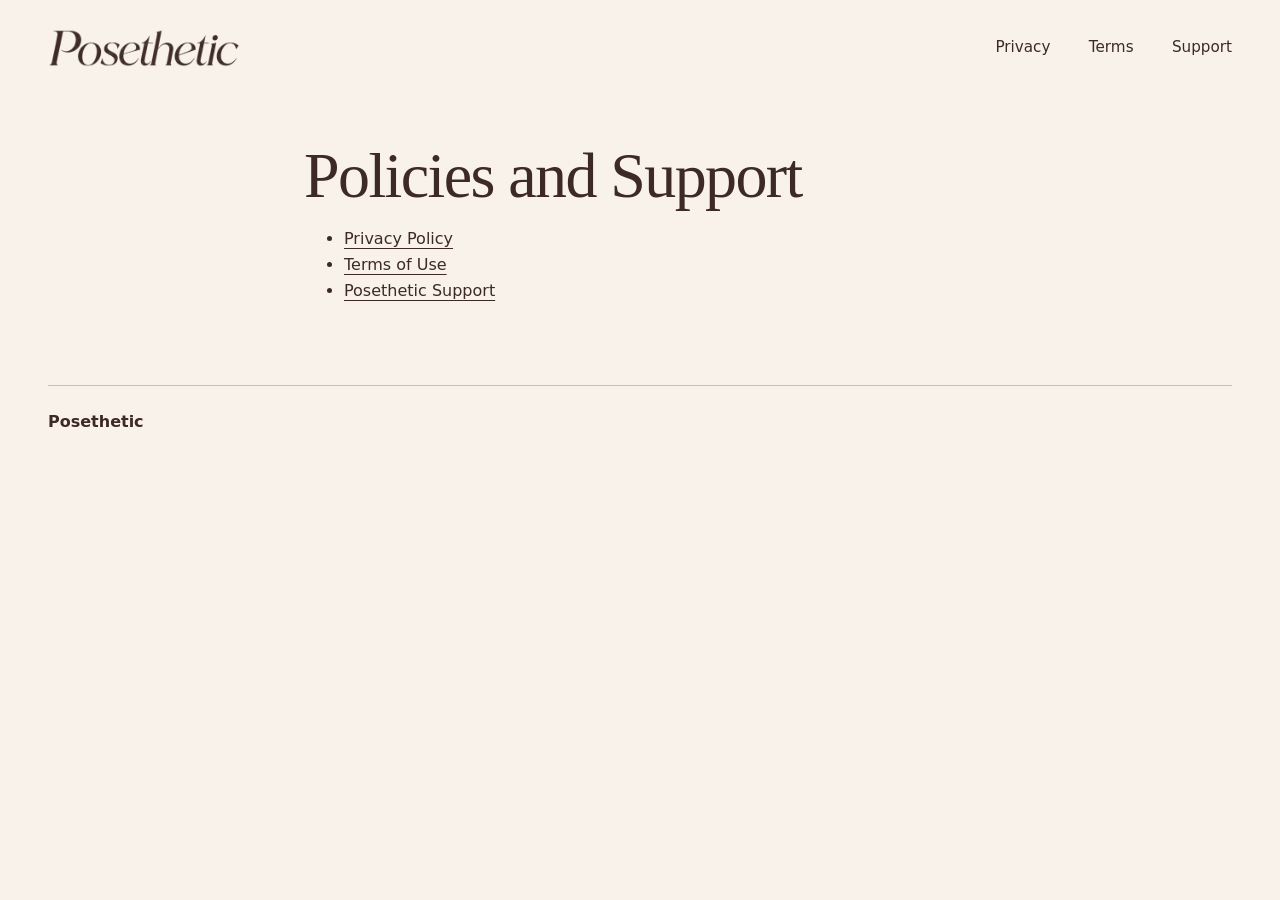
<file: index.html>
<!doctype html>
<html lang="en">
<head>
  <meta charset="utf-8">
  <meta name="viewport" content="width=device-width, initial-scale=1">
  <meta name="description" content="Privacy, terms and support for the Posethetic iPhone app.">
  <title>Policies and Support · Posethetic</title>
  <link rel="stylesheet" href="styles.css">
  <link rel="icon" href="assets/AppIcon.png" type="image/png">
</head>
<body>
  <a class="skip" href="#main">Skip to content</a>
  <header class="shell masthead">
    <a class="mark" href="index.html" aria-label="Posethetic home" aria-current="page">
      <picture><source media="(prefers-color-scheme: dark)" srcset="assets/BrandWordMarkDark.png"><img src="assets/BrandWordMark.png" alt="Posethetic" width="1800" height="353"></picture>
    </a>
    <nav class="menu" aria-label="Main"><a href="privacy.html">Privacy</a><a href="terms.html">Terms</a><a href="support.html">Support</a></nav>
  </header>
  <main class="document" id="main">
    <h1>Policies and Support</h1>
    <ul>
      <li><a href="privacy.html">Privacy Policy</a></li>
      <li><a href="terms.html">Terms of Use</a></li>
      <li><a href="support.html">Posethetic Support</a></li>
    </ul>
  </main>
  <footer class="shell footer"><p>Posethetic</p></footer>
</body>
</html>
</file>
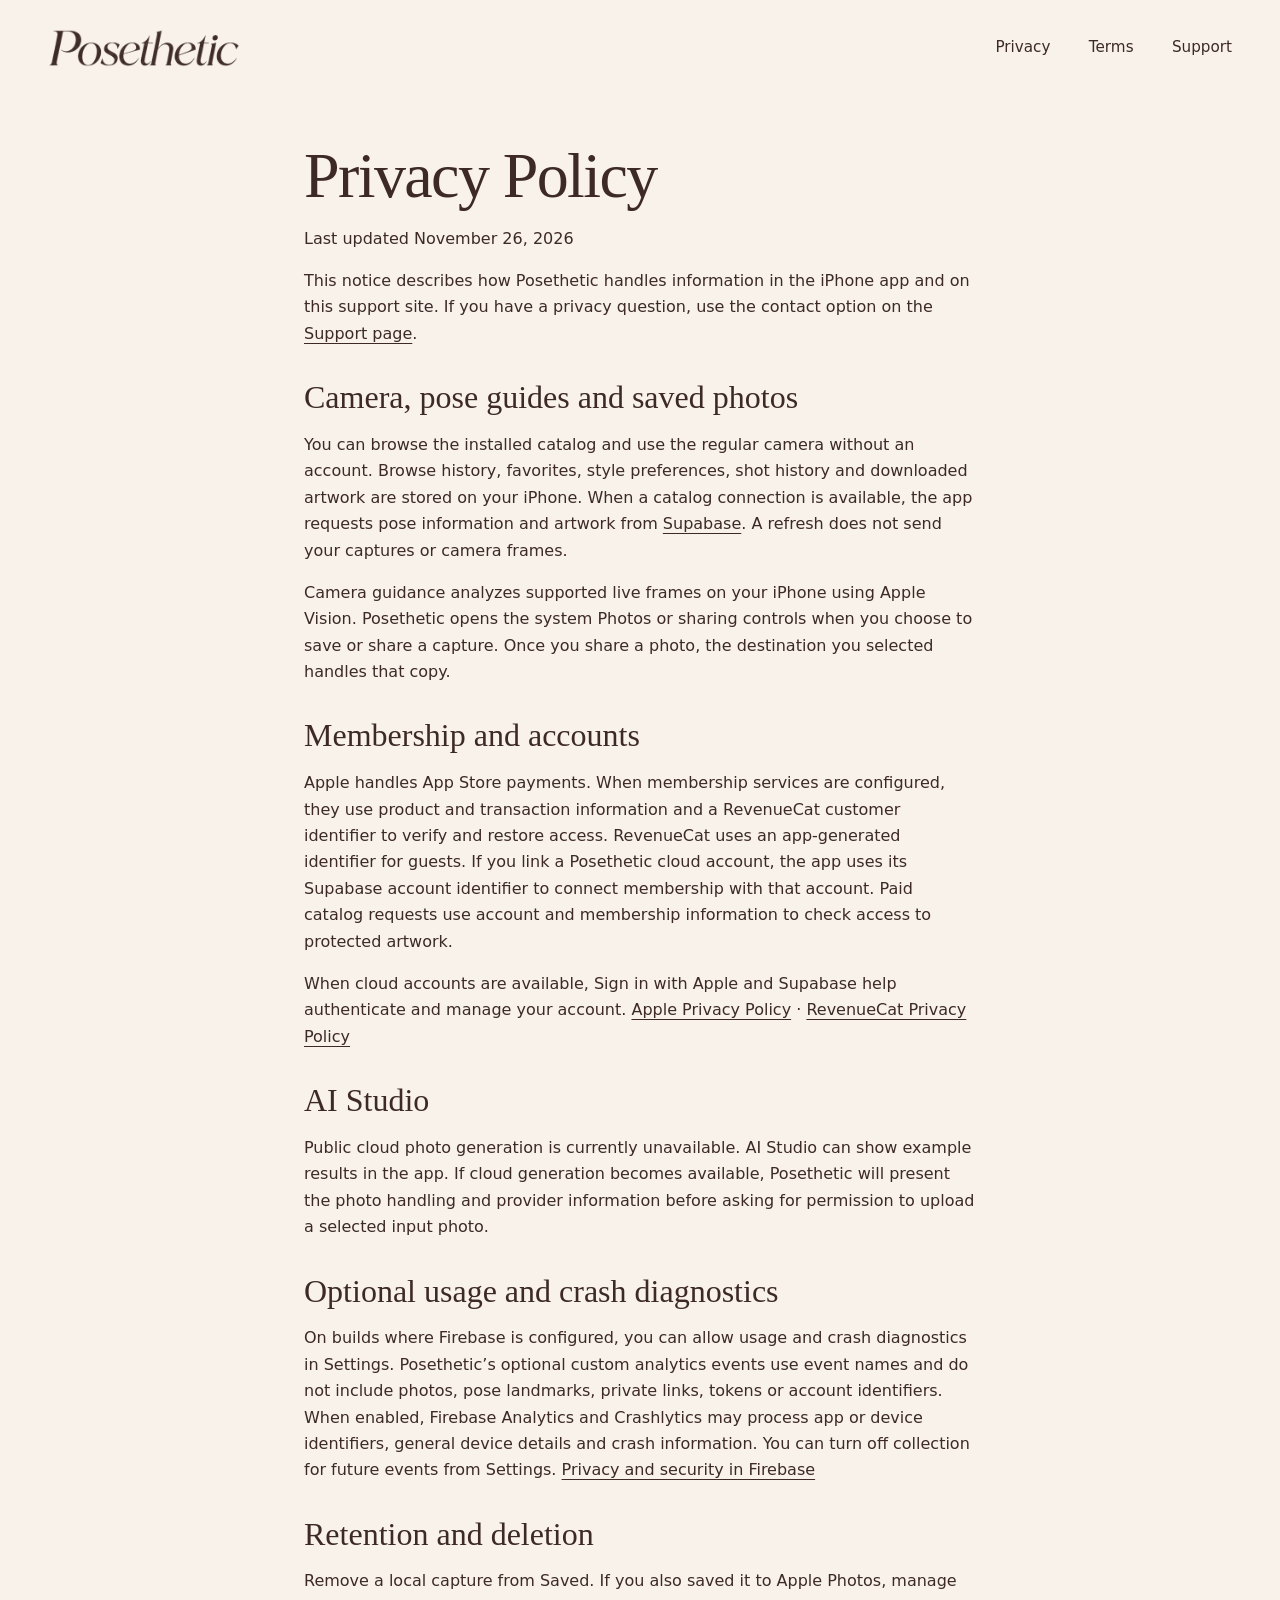
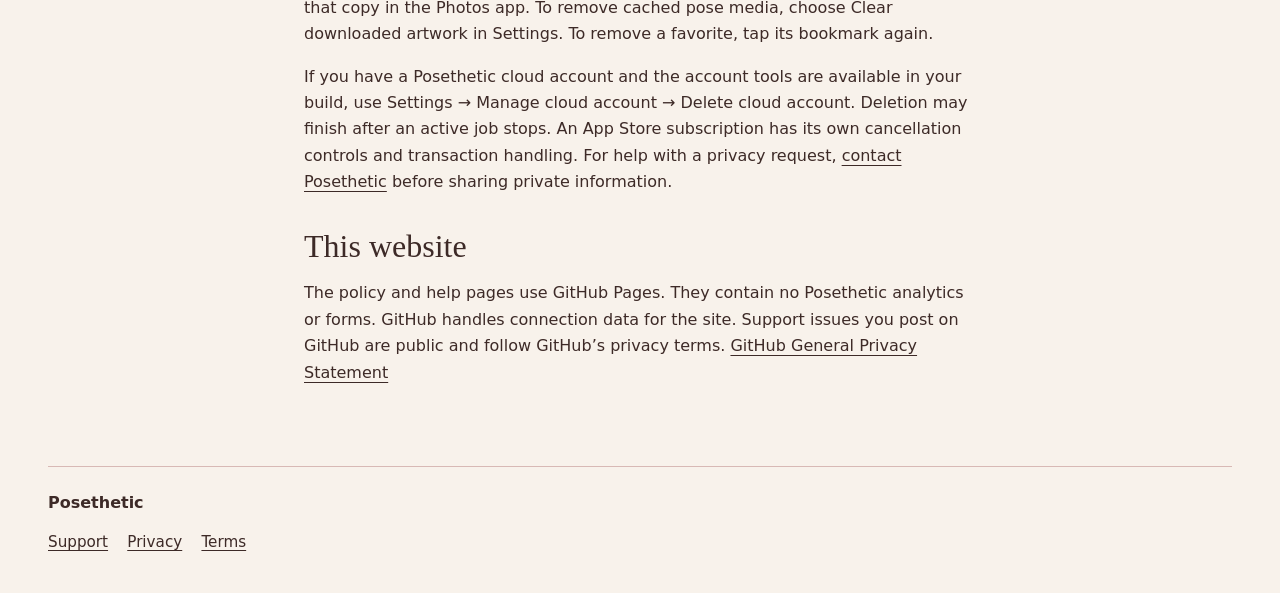
<file: privacy.html>
<!doctype html>
<html lang="en">
<head>
  <meta charset="utf-8">
  <meta name="viewport" content="width=device-width, initial-scale=1">
  <meta name="description" content="How Posethetic handles camera, photo, catalog and purchase data, and the choices available to you.">
  <title>Privacy Policy · Posethetic</title>
  <link rel="stylesheet" href="styles.css">
  <link rel="icon" href="assets/AppIcon.png" type="image/png">
</head>
<body>
  <a class="skip" href="#main">Skip to content</a>
  <header class="shell masthead">
    <a class="mark" href="index.html" aria-label="Posethetic home">
      <picture><source media="(prefers-color-scheme: dark)" srcset="assets/BrandWordMarkDark.png"><img src="assets/BrandWordMark.png" alt="Posethetic" width="1800" height="353"></picture>
    </a>
    <nav class="menu" aria-label="Main"><a href="privacy.html" aria-current="page">Privacy</a><a href="terms.html">Terms</a><a href="support.html">Support</a></nav>
  </header>
  <main class="document" id="main">
    <h1>Privacy Policy</h1>
    <p>Last updated <time datetime="2026-11-26">November 26, 2026</time></p>
    <p>This notice describes how Posethetic handles information in the iPhone app and on this support site. If you have a privacy question, use the contact option on the <a href="support.html#contact">Support page</a>.</p>

    <h2>Camera, pose guides and saved photos</h2>
    <p>You can browse the installed catalog and use the regular camera without an account. Browse history, favorites, style preferences, shot history and downloaded artwork are stored on your iPhone. When a catalog connection is available, the app requests pose information and artwork from <a href="https://supabase.com/privacy">Supabase</a>. A refresh does not send your captures or camera frames.</p>
    <p>Camera guidance analyzes supported live frames on your iPhone using Apple Vision. Posethetic opens the system Photos or sharing controls when you choose to save or share a capture. Once you share a photo, the destination you selected handles that copy.</p>

    <h2>Membership and accounts</h2>
    <p>Apple handles App Store payments. When membership services are configured, they use product and transaction information and a RevenueCat customer identifier to verify and restore access. RevenueCat uses an app-generated identifier for guests. If you link a Posethetic cloud account, the app uses its Supabase account identifier to connect membership with that account. Paid catalog requests use account and membership information to check access to protected artwork.</p>
    <p>When cloud accounts are available, Sign in with Apple and Supabase help authenticate and manage your account. <a href="https://www.apple.com/legal/privacy/">Apple Privacy Policy</a> · <a href="https://www.revenuecat.com/privacy">RevenueCat Privacy Policy</a></p>

    <h2>AI Studio</h2>
    <p>Public cloud photo generation is currently unavailable. AI Studio can show example results in the app. If cloud generation becomes available, Posethetic will present the photo handling and provider information before asking for permission to upload a selected input photo.</p>

    <h2>Optional usage and crash diagnostics</h2>
    <p>On builds where Firebase is configured, you can allow usage and crash diagnostics in Settings. Posethetic’s optional custom analytics events use event names and do not include photos, pose landmarks, private links, tokens or account identifiers. When enabled, Firebase Analytics and Crashlytics may process app or device identifiers, general device details and crash information. You can turn off collection for future events from Settings. <a href="https://firebase.google.com/support/privacy">Privacy and security in Firebase</a></p>

    <h2>Retention and deletion</h2>
    <p>Remove a local capture from Saved. If you also saved it to Apple Photos, manage that copy in the Photos app. To remove cached pose media, choose Clear downloaded artwork in Settings. To remove a favorite, tap its bookmark again.</p>
    <p>If you have a Posethetic cloud account and the account tools are available in your build, use Settings → Manage cloud account → Delete cloud account. Deletion may finish after an active job stops. An App Store subscription has its own cancellation controls and transaction handling. For help with a privacy request, <a href="support.html#contact">contact Posethetic</a> before sharing private information.</p>

    <h2>This website</h2>
    <p>The policy and help pages use GitHub Pages. They contain no Posethetic analytics or forms. GitHub handles connection data for the site. Support issues you post on GitHub are public and follow GitHub’s privacy terms. <a href="https://docs.github.com/en/site-policy/privacy-policies/github-general-privacy-statement">GitHub General Privacy Statement</a></p>
  </main>
  <footer class="shell footer" aria-label="Help and policies">
    <p>Posethetic</p>
    <a href="support.html">Support</a><a href="privacy.html">Privacy</a><a href="terms.html">Terms</a>
  </footer>
</body>
</html>
</file>
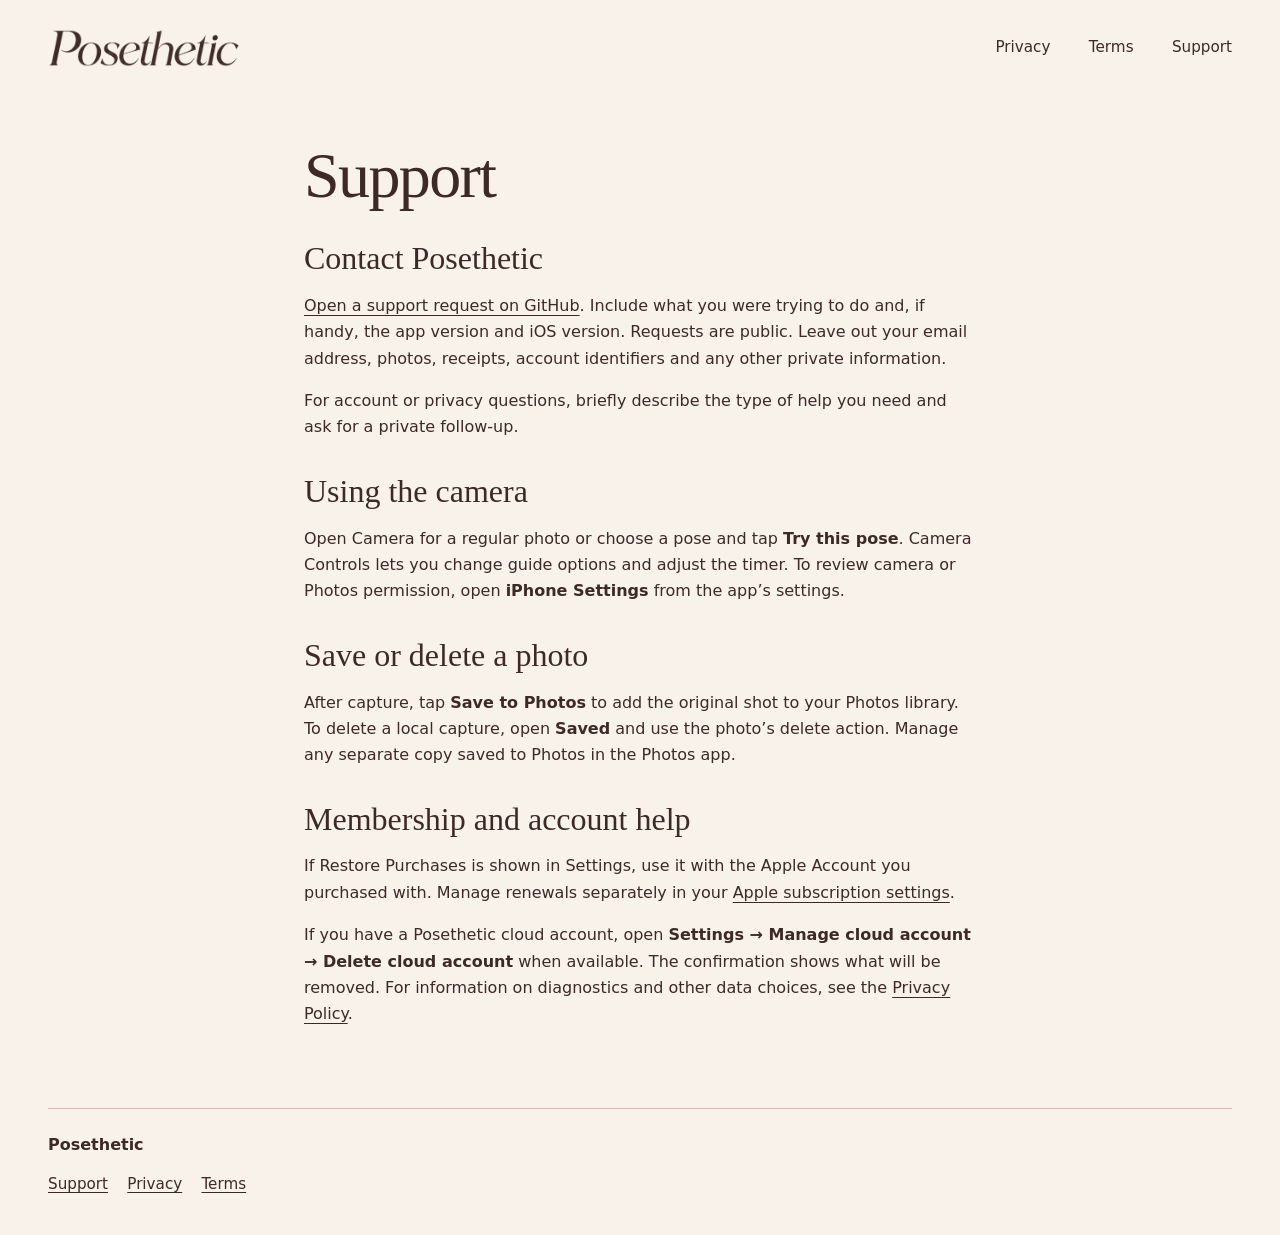
<file: support.html>
<!doctype html>
<html lang="en">
<head>
  <meta charset="utf-8">
  <meta name="viewport" content="width=device-width, initial-scale=1">
  <meta name="description" content="Contact Posethetic and get help with pose guides, photos, membership and accounts.">
  <title>Support · Posethetic</title>
  <link rel="stylesheet" href="styles.css">
  <link rel="icon" href="assets/AppIcon.png" type="image/png">
</head>
<body>
  <a class="skip" href="#main">Skip to content</a>
  <header class="shell masthead">
    <a class="mark" href="index.html" aria-label="Posethetic home">
      <picture><source media="(prefers-color-scheme: dark)" srcset="assets/BrandWordMarkDark.png"><img src="assets/BrandWordMark.png" alt="Posethetic" width="1800" height="353"></picture>
    </a>
    <nav class="menu" aria-label="Main"><a href="privacy.html">Privacy</a><a href="terms.html">Terms</a><a href="support.html" aria-current="page">Support</a></nav>
  </header>
  <main class="document" id="main">
    <h1>Support</h1>
    <h2 id="contact">Contact Posethetic</h2>
    <p><a href="https://github.com/enes-sakut/Posethetic-Policies/issues/new">Open a support request on GitHub</a>. Include what you were trying to do and, if handy, the app version and iOS version. Requests are public. Leave out your email address, photos, receipts, account identifiers and any other private information.</p>
    <p>For account or privacy questions, briefly describe the type of help you need and ask for a private follow-up.</p>
    <h2 id="camera">Using the camera</h2>
    <p>Open Camera for a regular photo or choose a pose and tap <strong>Try this pose</strong>. Camera Controls lets you change guide options and adjust the timer. To review camera or Photos permission, open <strong>iPhone Settings</strong> from the app’s settings.</p>
    <h2>Save or delete a photo</h2>
    <p>After capture, tap <strong>Save to Photos</strong> to add the original shot to your Photos library. To delete a local capture, open <strong>Saved</strong> and use the photo’s delete action. Manage any separate copy saved to Photos in the Photos app.</p>
    <h2>Membership and account help</h2>
    <p>If Restore Purchases is shown in Settings, use it with the Apple Account you purchased with. Manage renewals separately in your <a href="https://support.apple.com/en-us/118428">Apple subscription settings</a>.</p>
    <p>If you have a Posethetic cloud account, open <strong>Settings → Manage cloud account → Delete cloud account</strong> when available. The confirmation shows what will be removed. For information on diagnostics and other data choices, see the <a href="privacy.html">Privacy Policy</a>.</p>
  </main>
  <footer class="shell footer" aria-label="Help and policies">
    <p>Posethetic</p>
    <a href="support.html">Support</a><a href="privacy.html">Privacy</a><a href="terms.html">Terms</a>
  </footer>
</body>
</html>
</file>
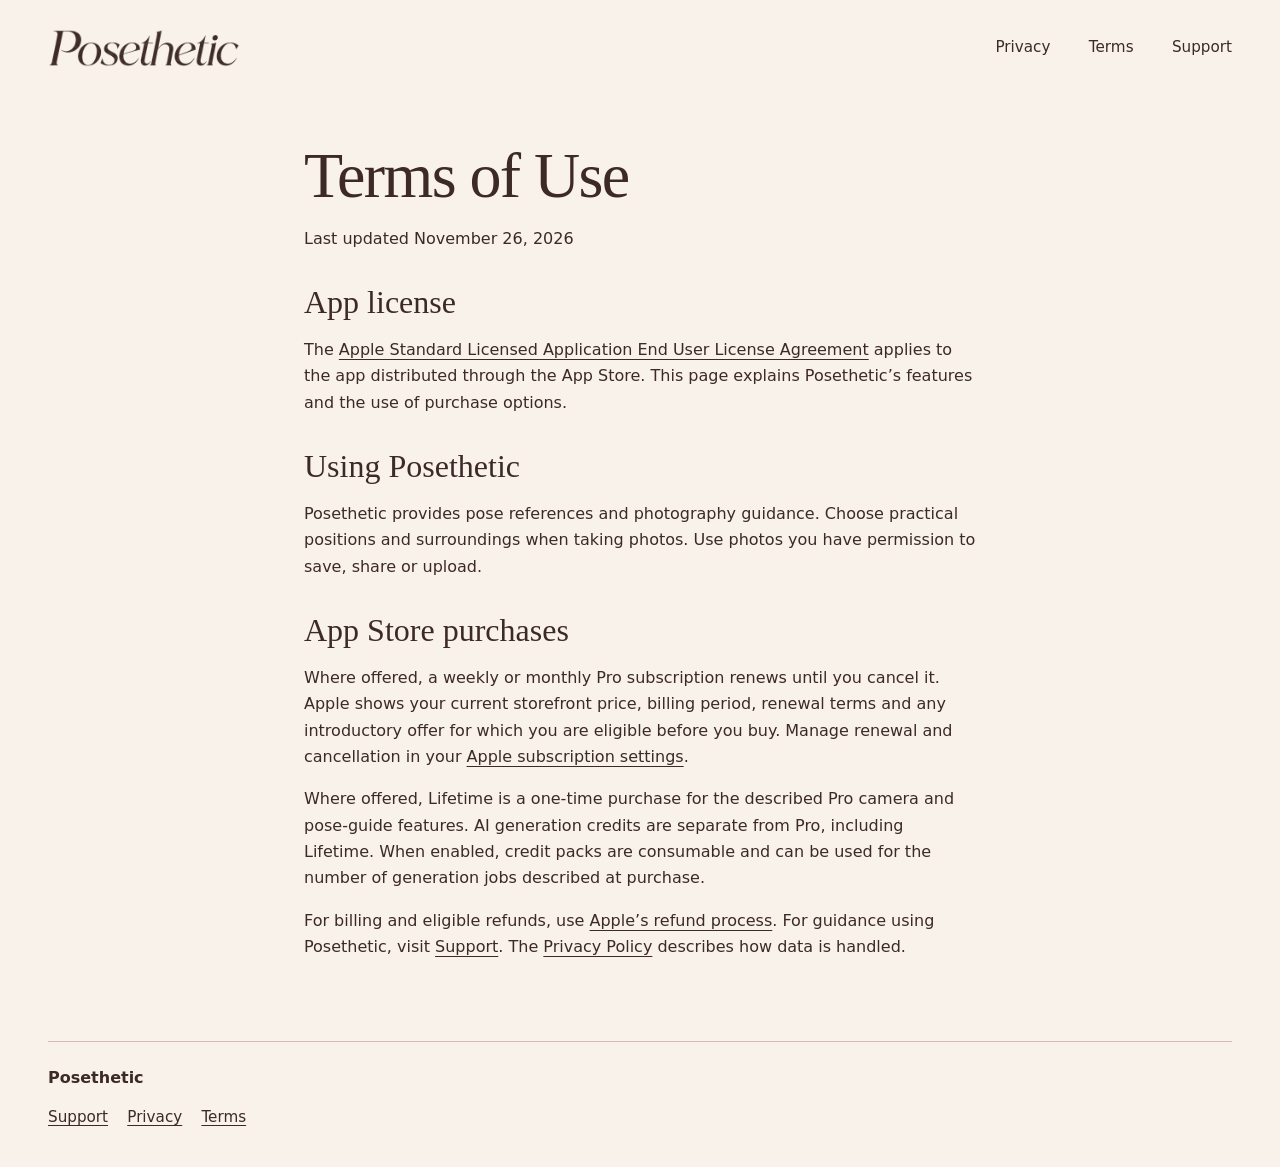
<file: terms.html>
<!doctype html>
<html lang="en">
<head>
  <meta charset="utf-8">
  <meta name="viewport" content="width=device-width, initial-scale=1">
  <meta name="description" content="Posethetic usage terms, the Apple standard license and information about membership and credits.">
  <title>Terms of Use · Posethetic</title>
  <link rel="stylesheet" href="styles.css">
  <link rel="icon" href="assets/AppIcon.png" type="image/png">
</head>
<body>
  <a class="skip" href="#main">Skip to content</a>
  <header class="shell masthead">
    <a class="mark" href="index.html" aria-label="Posethetic home">
      <picture><source media="(prefers-color-scheme: dark)" srcset="assets/BrandWordMarkDark.png"><img src="assets/BrandWordMark.png" alt="Posethetic" width="1800" height="353"></picture>
    </a>
    <nav class="menu" aria-label="Main"><a href="privacy.html">Privacy</a><a href="terms.html" aria-current="page">Terms</a><a href="support.html">Support</a></nav>
  </header>
  <main class="document" id="main">
    <h1>Terms of Use</h1>
    <p>Last updated <time datetime="2026-11-26">November 26, 2026</time></p>
    <h2>App license</h2>
    <p>The <a href="https://www.apple.com/legal/internet-services/itunes/dev/stdeula/">Apple Standard Licensed Application End User License Agreement</a> applies to the app distributed through the App Store. This page explains Posethetic’s features and the use of purchase options.</p>
    <h2>Using Posethetic</h2>
    <p>Posethetic provides pose references and photography guidance. Choose practical positions and surroundings when taking photos. Use photos you have permission to save, share or upload.</p>
    <h2>App Store purchases</h2>
    <p>Where offered, a weekly or monthly Pro subscription renews until you cancel it. Apple shows your current storefront price, billing period, renewal terms and any introductory offer for which you are eligible before you buy. Manage renewal and cancellation in your <a href="https://support.apple.com/en-us/118428">Apple subscription settings</a>.</p>
    <p>Where offered, Lifetime is a one-time purchase for the described Pro camera and pose-guide features. AI generation credits are separate from Pro, including Lifetime. When enabled, credit packs are consumable and can be used for the number of generation jobs described at purchase.</p>
    <p>For billing and eligible refunds, use <a href="https://support.apple.com/en-us/118223">Apple’s refund process</a>. For guidance using Posethetic, visit <a href="support.html">Support</a>. The <a href="privacy.html">Privacy Policy</a> describes how data is handled.</p>
  </main>
  <footer class="shell footer" aria-label="Help and policies">
    <p>Posethetic</p>
    <a href="support.html">Support</a><a href="privacy.html">Privacy</a><a href="terms.html">Terms</a>
  </footer>
</body>
</html>
</file>
<file: styles.css>
:root {
  color-scheme: light dark;
  --paper: #f8f2eb;
  --ink: #3d2a27;
  --plum: #7a5566;
  --rose: #e3c2b7;
  --line: #d8b9b5;
  --card: #fffaf6;
  --button-text: #fffaf6;
  --body: system-ui, sans-serif;
  --editorial: Baskerville, "Iowan Old Style", Georgia, serif;
}
@media (prefers-color-scheme: dark) {
  :root {
    --paper: #3d2a27;
    --ink: #f8f2eb;
    --plum: #e3c2b7;
    --rose: #5b4144;
    --line: #967270;
    --card: #493331;
    --button-text: #3d2a27;
  }
}
* { box-sizing: border-box; }
body { margin: 0; background: var(--paper); color: var(--ink); font: 1rem/1.65 var(--body); }
img { display: block; max-width: 100%; height: auto; }
a { color: inherit; text-underline-offset: .23em; }
a:focus-visible { outline: .16rem solid var(--plum); outline-offset: .25rem; }
.skip { position: absolute; top: .65rem; left: .65rem; z-index: 2; transform: translateY(-200%); background: var(--card); padding: .55rem .9rem; }
.skip:focus { transform: none; }
.shell { width: min(calc(100% - 3rem), 74rem); margin-inline: auto; }
.masthead { display: flex; align-items: center; justify-content: space-between; gap: 1.25rem; min-height: 6rem; }
.mark { display: block; width: clamp(9rem, 20vw, 12rem); }
.menu { display: flex; align-items: center; flex-wrap: wrap; gap: .65rem clamp(1rem, 3vw, 2.4rem); font-size: .95rem; }
.menu a { padding-block: .4rem; }
.menu a:not(:hover) { text-decoration-color: transparent; }
.hero { display: grid; grid-template-columns: minmax(0, 1fr) minmax(16rem, 1fr); align-items: center; gap: clamp(2rem, 7vw, 6rem); margin-block: 2rem clamp(3.5rem, 10vw, 8rem); }
.hero h1 { font: italic 400 clamp(4.1rem, 8vw, 7.8rem)/.91 var(--editorial); letter-spacing: -.045em; margin: 0 0 1.4rem; }
.hero-copy p { max-width: 28rem; font-size: 1.14rem; margin-bottom: 1.85rem; }
.button { display: inline-block; background: var(--plum); color: var(--button-text); text-decoration: none; border-radius: 1rem; padding: .75rem 1.25rem; font-weight: 650; }
.button:hover { text-decoration: underline; }
.hero-art { margin: 0; position: relative; align-self: stretch; aspect-ratio: 4 / 5; min-height: 25rem; border-radius: 9rem 9rem 1.4rem 1.4rem; overflow: hidden; background: var(--rose); }
.hero-art img { width: 100%; height: 100%; position: absolute; inset: 0; object-fit: cover; object-position: 50% 14%; }
.hero-art figcaption { position: absolute; bottom: 1rem; left: 1rem; padding: .35rem .7rem; font-size: .875rem; background: var(--card); border-radius: .55rem; }
.guide { display: grid; grid-template-columns: minmax(12rem, .8fr) minmax(0, 1fr); column-gap: clamp(2rem, 7vw, 6rem); align-items: center; background: var(--card); border: 1px solid var(--line); border-radius: 1.6rem; padding: clamp(1.25rem, 4vw, 4rem); }
.guide h2, .looks h2, .document h1 { font: 400 clamp(2.8rem, 5vw, 4.4rem)/1 var(--editorial); margin: 0 0 1.1rem; letter-spacing: -.025em; }
.guide p { max-width: 33rem; }
.guide img { width: min(100%, 17rem); border-radius: 1.75rem; border: 1px solid var(--line); margin-inline: auto; }
.looks { margin-block: clamp(3rem, 8vw, 7rem); }
.look-grid { display: grid; grid-template-columns: repeat(3, minmax(0, 1fr)); gap: clamp(.9rem, 2vw, 2rem); }
.look-grid figure { margin: 0; }
.look-grid img { width: 100%; aspect-ratio: 4/5; object-fit: cover; border-radius: .9rem; object-position: 50% 34%; }
.look-grid figcaption { margin-top: .45rem; }
.footer { display: flex; flex-wrap: wrap; align-items: center; gap: .5rem 1.2rem; border-top: 1px solid var(--line); padding-block: 1.45rem 2rem; }
.footer p { flex-basis: 100%; margin: 0; font-weight: 650; }
.footer a { font-size: .95rem; padding-block: .35rem; }
.document { width: min(calc(100% - 3rem), 42rem); margin: 3rem auto 5rem; }
.document h2 { font: 400 2rem/1.15 var(--editorial); margin: 2rem 0 .6rem; }
.document p, .document li { max-width: 66ch; }
.draft { background: var(--card); padding: .65rem .85rem; border-left: .2rem solid var(--plum); }
@media (max-width: 45rem) {
  .hero, .guide { grid-template-columns: 1fr; }
  .masthead { min-height: 5.5rem; }
  .hero-art { min-height: 24rem; }
  .guide > div { grid-row: 1; }
  .guide img { margin-top: 1.5rem; }
}
@media (max-width: 25rem) {
  .shell, .document { width: calc(100% - 2rem); }
  .masthead { flex-wrap: wrap; padding-block: 1rem; gap: .4rem; }
  .hero h1 { font-size: 3.75rem; }
  .look-grid { grid-template-columns: 1fr; }
}
</file>
